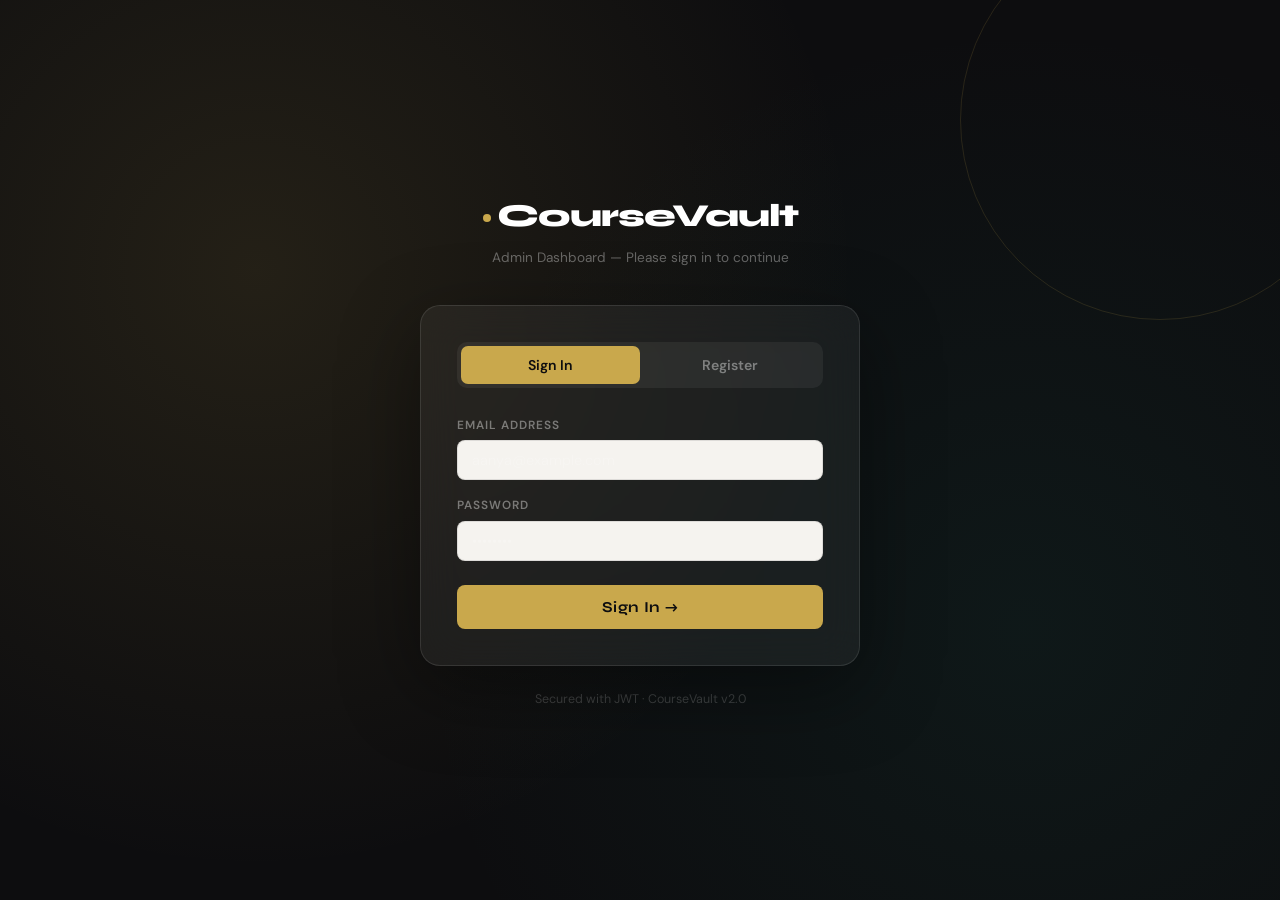
<file: static/index.html>
<!DOCTYPE html>
<html lang="en">
<head>
  <meta charset="UTF-8" />
  <meta name="viewport" content="width=device-width, initial-scale=1.0" />
  <title>CourseVault — Login</title>
  <link href="https://fonts.googleapis.com/css2?family=Syne:wght@400;600;700;800&family=DM+Sans:ital,wght@0,300;0,400;0,500;1,300&display=swap" rel="stylesheet" />
<link rel="stylesheet" href="/static/style.css" />
</head>
<body>

<!-- ==================== AUTH PAGE ==================== -->
<div id="auth-page">
  <div class="auth-box">
    <div class="auth-brand">
      <h1><span class="gold-dot"></span>CourseVault</h1>
      <p>Admin Dashboard — Please sign in to continue</p>
    </div>

    <div class="auth-card">
      <!-- Tabs -->
      <div class="auth-tabs">
        <button class="auth-tab active" onclick="switchAuthTab('login', this)">Sign In</button>
        <button class="auth-tab" onclick="switchAuthTab('register', this)">Register</button>
      </div>

      <!-- LOGIN PANEL -->
      <div class="auth-panel active" id="auth-login">
        <div class="auth-form-group">
          <label>Email Address</label>
          <input class="auth-input" type="email" id="login-email" placeholder="aanya@example.com" />
        </div>
        <div class="auth-form-group">
          <label>Password</label>
          <input class="auth-input" type="password" id="login-password" placeholder="••••••••"
            onkeydown="if(event.key==='Enter') doLogin()" />
        </div>
        <button class="auth-btn" id="login-btn" onclick="doLogin()">Sign In →</button>
        <div class="auth-error" id="login-error"></div>
        <div class="auth-success" id="login-success"></div>
      </div>

      <!-- REGISTER PANEL -->
      <div class="auth-panel" id="auth-register">
        <div class="auth-form-group">
          <label>Username</label>
          <input class="auth-input" type="text" id="reg-username" placeholder="e.g. aanya_sharma" />
        </div>
        <div class="auth-form-group">
          <label>Email Address</label>
          <input class="auth-input" type="email" id="reg-email" placeholder="aanya@example.com" />
        </div>
        <div class="auth-form-group">
          <label>Password <span style="color:rgba(255,255,255,0.3);font-size:0.7rem;">(min 6 chars)</span></label>
          <input class="auth-input" type="password" id="reg-password" placeholder="••••••••" />
        </div>
        <div class="auth-form-group">
          <label>Role</label>
          <select class="auth-select" id="reg-role">
            <option value="user">User — View only</option>
            <option value="admin">Admin — Full Access</option>
          </select>
        </div>
        <button class="auth-btn" id="register-btn" onclick="doRegister()">Create Account →</button>
        <div class="auth-error" id="register-error"></div>
        <div class="auth-success" id="register-success"></div>
      </div>
    </div>

    <div class="auth-footer">Secured with JWT · CourseVault v2.0</div>
  </div>
</div>

<!-- ==================== DASHBOARD PAGE ==================== -->
<div id="dashboard-page">

  <!-- SIDEBAR -->
  <aside class="sidebar">
    <div class="sidebar-brand">
      <h1>CourseVault</h1>
      <span>API Dashboard</span>
    </div>
    <nav class="sidebar-nav">
      <div class="nav-label">Overview</div>
      <button class="nav-item active" onclick="switchTab('dashboard', this)">
        <span class="icon">📊</span> Dashboard
      </button>
      <button class="nav-item" onclick="switchTab('courses', this)">
        <span class="icon">📚</span> All Courses
      </button>

      <div class="nav-label" style="margin-top:12px;">API Operations</div>
      <button class="nav-item" onclick="switchTab('get-one', this)">
        <span class="icon">🔍</span> Get by ID
      </button>
      <button class="nav-item admin-only" onclick="switchTab('create', this)">
        <span class="icon">➕</span> Create Course
      </button>
      <button class="nav-item admin-only" onclick="switchTab('update', this)">
        <span class="icon">✏️</span> Update Course
      </button>
      <button class="nav-item admin-only" onclick="switchTab('delete', this)">
        <span class="icon">🗑️</span> Delete Course
      </button>

      <div class="nav-label" style="margin-top:12px;">Utilities</div>
      <button class="nav-item" onclick="switchTab('search', this)">
        <span class="icon">🔍</span> Search
      </button>
      <button class="nav-item" onclick="switchTab('sort', this)">
        <span class="icon">📊</span> Sort Courses
      </button>
      <button class="nav-item" onclick="switchTab('filter', this)">
        <span class="icon">🎛️</span> Filter Courses
      </button>
      <button class="nav-item" onclick="switchTab('pagination', this)">
        <span class="icon">📄</span> Pagination
      </button>

      <div class="nav-label" style="margin-top:12px;">Analytics</div>
      <button class="nav-item" onclick="switchTab('analytics', this)">
        <span class="icon">📈</span> Analytics
      </button>

      <div class="nav-label" style="margin-top:12px;">Reviews</div>
      <button class="nav-item" onclick="switchTab('reviews', this)">
        <span class="icon">⭐</span> Reviews & Ratings
      </button>
      <button class="nav-item" onclick="switchTab('top-rated', this)">
        <span class="icon">🏅</span> Top Rated
      </button>
      <button class="nav-item" onclick="switchTab('my-reviews', this)">
        <span class="icon">📝</span> My Reviews
      </button>

      <div class="nav-label" style="margin-top:12px;">Enrollments</div>
      <button class="nav-item" onclick="switchTab('enroll', this)">
        <span class="icon">🎓</span> Enroll in Course
      </button>
      <button class="nav-item" onclick="switchTab('my-enrollments', this)">
        <span class="icon">📚</span> My Enrollments
      </button>
      <button class="nav-item admin-only" onclick="switchTab('all-enrollments', this)">
        <span class="icon">👥</span> All Enrollments
      </button>
      <button class="nav-item" onclick="switchTab('top-courses', this)">
        <span class="icon">🔥</span> Top Enrolled
      </button>

      <div class="nav-label" style="margin-top:12px;">Account</div>
      <button class="nav-item" onclick="switchTab('my-account', this)">
        <span class="icon">👤</span> My Account
      </button>
    </nav>

    <div class="sidebar-footer">
      <div class="user-info-bar">
        <div class="user-avatar" id="sidebar-avatar">?</div>
        <div>
          <div class="user-name" id="sidebar-username">—</div>
          <span class="role-badge" id="sidebar-role-badge">—</span>
        </div>
      </div>
      <button class="logout-btn" onclick="doLogout()">🚪 Sign Out</button>
      <div class="api-badge" style="margin-top:10px;">
        <div class="api-dot"></div>
        <span class="api-url" id="sidebar-url">localhost:8000</span>
      </div>
    </div>
  </aside>

  <!-- MAIN -->
  <main class="main">
    <div class="topbar">
      <div class="topbar-title" id="topbar-title">Dashboard</div>
      <div class="topbar-actions">
        <div class="base-url-input">
          <span class="base-url-label">BASE URL</span>
          <input class="base-url-field" id="base-url" value="http://127.0.0.1:8000" oninput="updateBaseUrl()" />
        </div>
        <button class="btn btn-outline btn-sm" onclick="pingApi()">Ping API</button>
      </div>
    </div>

    <div class="content">

      <!-- ========== DASHBOARD ========== -->
      <div class="section active" id="section-dashboard">
        <div class="stats-row">
          <div class="stat-card gold">
            <div class="accent"></div>
            <div class="stat-label">Total Courses</div>
            <div class="stat-value" id="stat-total">—</div>
            <div class="stat-sub">Across all categories</div>
          </div>
          <div class="stat-card teal">
            <div class="accent"></div>
            <div class="stat-label">Published</div>
            <div class="stat-value" id="stat-published">—</div>
            <div class="stat-sub">Live &amp; accessible</div>
          </div>
          <div class="stat-card ink">
            <div class="accent"></div>
            <div class="stat-label">Drafts</div>
            <div class="stat-value" id="stat-draft">—</div>
            <div class="stat-sub">Not yet published</div>
          </div>
          <div class="stat-card crimson">
            <div class="accent"></div>
            <div class="stat-label">Categories</div>
            <div class="stat-value" id="stat-cats">—</div>
            <div class="stat-sub">Unique subjects</div>
          </div>
        </div>
        <div class="card">
          <div class="card-header">
            <div class="card-title">📋 Recent Courses</div>
            <button class="btn btn-outline btn-sm" onclick="loadDashboard()">↻ Refresh</button>
          </div>
          <div class="card-body" style="padding:0;">
            <div class="table-wrap">
              <table>
                <thead>
                  <tr><th>ID</th><th>Title</th><th>Instructor</th><th>Category</th><th>Price</th><th>Status</th></tr>
                </thead>
                <tbody id="dashboard-table">
                  <tr><td colspan="6"><div class="empty-state"><div class="icon">⚡</div><p>Loading...</p></div></td></tr>
                </tbody>
              </table>
            </div>
          </div>
        </div>
      </div>

      <!-- ========== ALL COURSES ========== -->
      <div class="section" id="section-courses">
        <div class="card">
          <div class="card-header">
            <div class="card-title">📚 All Courses <span class="badge get">GET /courses</span></div>
            <button class="btn btn-gold btn-sm" onclick="getAllCourses()">↻ Load All</button>
          </div>
          <div class="card-body" style="padding:0;">
            <div class="table-wrap">
              <table>
                <thead>
                  <tr><th>ID</th><th>Title</th><th>Instructor</th><th>Category</th><th>Price</th><th>Duration</th><th>Status</th><th>Discount</th><th>Actions</th></tr>
                </thead>
                <tbody id="all-courses-table">
                  <tr><td colspan="9"><div class="empty-state"><div class="icon">📚</div><p>Click "Load All"</p></div></td></tr>
                </tbody>
              </table>
            </div>
          </div>
        </div>
        <div class="response-box" id="all-courses-response" style="display:none;">
          <div class="response-header">
            <span class="response-label">Raw Response</span>
            <span class="status-pill status-pending" id="all-courses-status">—</span>
          </div>
          <pre id="all-courses-raw"></pre>
        </div>
      </div>

      <!-- ========== GET ONE ========== -->
      <div class="section" id="section-get-one">
        <div class="card">
          <div class="card-header">
            <div class="card-title">🔍 Get Course by ID <span class="badge get">GET /course/{id}</span></div>
          </div>
          <div class="card-body">
            <div class="form-grid">
              <div class="form-group">
                <label>Course ID</label>
                <input type="number" id="get-id" placeholder="e.g. 1" min="1" />
              </div>
            </div>
            <div style="margin-top:18px;">
              <button class="btn btn-gold" onclick="getCourseById()">🔍 Fetch Course</button>
            </div>
            <div class="response-box" id="get-one-response">
              <div class="response-header">
                <span class="response-label">Response</span>
                <span class="status-pill status-pending" id="get-one-status">Waiting</span>
              </div>
              <pre id="get-one-raw">// Response will appear here</pre>
            </div>
          </div>
        </div>
      </div>

      <!-- ========== CREATE (Admin only) ========== -->
      <div class="section" id="section-create">
        <div class="admin-required-banner" id="create-admin-banner" style="display:none;">
          🔒 Yeh feature sirf <strong>Admin</strong> ke liye hai. Aapke paas permission nahi hai.
        </div>
        <div class="card" id="create-form-card">
          <div class="card-header">
            <div class="card-title">➕ Create Course <span class="badge post">POST /create</span></div>
          </div>
          <div class="card-body">
            <div class="form-grid">
              <div class="form-group full">
                <label>Course Title *</label>
                <input type="text" id="c-title" placeholder="e.g. Advanced Python Mastery" />
              </div>
              <div class="form-group">
                <label>Instructor *</label>
                <input type="text" id="c-instructor" placeholder="e.g. Dr. Ayesha Khan" />
              </div>
              <div class="form-group">
                <label>Category *</label>
                <input type="text" id="c-category" placeholder="e.g. programming" />
              </div>
              <div class="form-group">
                <label>Price (₹) *</label>
                <input type="number" id="c-price" placeholder="e.g. 999" min="0" step="0.01" />
              </div>
              <div class="form-group">
                <label>Duration (hours) *</label>
                <input type="number" id="c-duration" placeholder="e.g. 20" min="1" />
              </div>
              <div class="form-group">
                <label>Discount %</label>
                <input type="number" id="c-discount" placeholder="optional" min="0" max="100" step="0.1" />
              </div>
              <div class="form-group">
                <label>&nbsp;</label>
                <div class="checkbox-row">
                  <input type="checkbox" id="c-published" />
                  <label for="c-published" style="font-size:0.88rem;text-transform:none;letter-spacing:0;color:var(--text);font-weight:500;cursor:pointer;">Publish immediately</label>
                </div>
              </div>
            </div>
            <div style="margin-top:22px; display:flex; gap:10px;">
              <button class="btn btn-gold" onclick="createCourse()">➕ Create Course</button>
              <button class="btn btn-outline" onclick="clearCreateForm()">Clear</button>
            </div>
            <div class="response-box" id="create-response">
              <div class="response-header">
                <span class="response-label">Response</span>
                <span class="status-pill status-pending" id="create-status">Waiting</span>
              </div>
              <pre id="create-raw">// Response will appear here</pre>
            </div>
          </div>
        </div>
      </div>

      <!-- ========== UPDATE (Admin only) ========== -->
      <div class="section" id="section-update">
        <div class="admin-required-banner" id="update-admin-banner" style="display:none;">
          🔒 Yeh feature sirf <strong>Admin</strong> ke liye hai.
        </div>
        <div class="card" id="update-form-card">
          <div class="card-header">
            <div class="card-title">✏️ Update Course <span class="badge put">PUT /update/{id}</span></div>
          </div>
          <div class="card-body">
            <div class="form-grid">
              <div class="form-group">
                <label>Course ID *</label>
                <input type="number" id="u-id" placeholder="e.g. 3" min="1" />
              </div>
              <div class="form-group" style="align-self:flex-end;">
                <button class="btn btn-outline" onclick="prefillUpdate()">📥 Load Current Data</button>
              </div>
              <div class="form-group full">
                <label>Course Title *</label>
                <input type="text" id="u-title" placeholder="Updated title" />
              </div>
              <div class="form-group">
                <label>Instructor *</label>
                <input type="text" id="u-instructor" placeholder="Instructor name" />
              </div>
              <div class="form-group">
                <label>Category *</label>
                <input type="text" id="u-category" placeholder="Category" />
              </div>
              <div class="form-group">
                <label>Price (₹) *</label>
                <input type="number" id="u-price" placeholder="Price" min="0" step="0.01" />
              </div>
              <div class="form-group">
                <label>Duration (hours) *</label>
                <input type="number" id="u-duration" placeholder="Duration" min="1" />
              </div>
              <div class="form-group">
                <label>Discount %</label>
                <input type="number" id="u-discount" placeholder="optional" min="0" max="100" step="0.1" />
              </div>
              <div class="form-group">
                <label>&nbsp;</label>
                <div class="checkbox-row">
                  <input type="checkbox" id="u-published" />
                  <label for="u-published" style="font-size:0.88rem;text-transform:none;letter-spacing:0;color:var(--text);font-weight:500;cursor:pointer;">Published</label>
                </div>
              </div>
            </div>
            <div style="margin-top:22px; display:flex; gap:10px;">
              <button class="btn btn-primary" onclick="updateCourse()">✏️ Update Course</button>
              <button class="btn btn-outline" onclick="clearUpdateForm()">Clear</button>
            </div>
            <div class="response-box" id="update-response">
              <div class="response-header">
                <span class="response-label">Response</span>
                <span class="status-pill status-pending" id="update-status">Waiting</span>
              </div>
              <pre id="update-raw">// Response will appear here</pre>
            </div>
          </div>
        </div>
      </div>

      <!-- ========== DELETE (Admin only) ========== -->
      <div class="section" id="section-delete">
        <div class="admin-required-banner" id="delete-admin-banner" style="display:none;">
          🔒 Yeh feature sirf <strong>Admin</strong> ke liye hai.
        </div>
        <div class="card">
          <div class="card-header">
            <div class="card-title">🗑️ Delete Course <span class="badge delete">DELETE /delete/{id}</span></div>
          </div>
          <div class="card-body">
            <div class="form-grid">
              <div class="form-group">
                <label>Course ID *</label>
                <input type="number" id="d-id" placeholder="e.g. 5" min="1" />
              </div>
            </div>
            <div style="margin-top:18px;">
              <button class="btn btn-danger" onclick="confirmDelete()">🗑️ Delete Course</button>
            </div>
            <div class="response-box" id="delete-response">
              <div class="response-header">
                <span class="response-label">Response</span>
                <span class="status-pill status-pending" id="delete-status">Waiting</span>
              </div>
              <pre id="delete-raw">// Response will appear here</pre>
            </div>
          </div>
        </div>
      </div>

      <!-- ========== SEARCH ========== -->
      <div class="section" id="section-search">
        <div class="card">
          <div class="card-header">
            <div class="card-title">🔍 Search Courses <span class="badge get">GET /search?q=</span></div>
          </div>
          <div class="card-body">

            <!-- Search Input -->
            <div class="search-bar-wrap">
              <div class="search-input-wrap">
                <span class="search-icon">🔍</span>
                <input
                  type="text"
                  id="search-q"
                  class="search-input"
                  placeholder="Search by title, instructor, or category... e.g. python, Priya, devops"
                  onkeydown="if(event.key==='Enter') doSearch()"
                />
                <button class="btn btn-gold" onclick="doSearch()">Search</button>
                <button class="btn btn-outline" onclick="clearSearch()">Clear</button>
              </div>
              <div class="search-hint">Searches across: <strong>Title</strong> · <strong>Instructor</strong> · <strong>Category</strong></div>
            </div>

            <!-- Results count -->
            <div id="search-result-info" style="display:none; margin-bottom:14px;">
              <span class="search-result-count" id="search-count-text"></span>
            </div>

            <!-- Results Table -->
            <div class="table-wrap">
              <table>
                <thead>
                  <tr><th>ID</th><th>Title</th><th>Instructor</th><th>Category</th><th>Price</th><th>Duration</th><th>Status</th><th>Discount</th></tr>
                </thead>
                <tbody id="search-table">
                  <tr><td colspan="8"><div class="empty-state"><div class="icon">🔍</div><p>Type something and press Search</p></div></td></tr>
                </tbody>
              </table>
            </div>

            <!-- Raw Response -->
            <div class="response-box" id="search-response" style="display:none;">
              <div class="response-header">
                <span class="response-label">Raw Response</span>
                <span class="status-pill status-pending" id="search-status">—</span>
              </div>
              <pre id="search-raw"></pre>
            </div>

          </div>
        </div>
      </div>

      <!-- ========== SORT ========== -->
      <div class="section" id="section-sort">
        <div class="card">
          <div class="card-header">
            <div class="card-title">📊 Sort Courses <span class="badge get">GET /sort?sort_by=price&amp;order=asc</span></div>
          </div>
          <div class="card-body">

            <!-- Sort Controls -->
            <div class="sort-controls">

              <!-- Sort By buttons -->
              <div class="sort-group">
                <div class="sort-group-label">Sort By</div>
                <div class="sort-btn-row">
                  <button class="sort-chip active" data-field="price"          onclick="setSortField(this)">💰 Price</button>
                  <button class="sort-chip"         data-field="title"         onclick="setSortField(this)">🔤 Title</button>
                  <button class="sort-chip"         data-field="duration_hours" onclick="setSortField(this)">⏱ Duration</button>
                  <button class="sort-chip"         data-field="instructor"    onclick="setSortField(this)">👨‍🏫 Instructor</button>
                  <button class="sort-chip"         data-field="category"      onclick="setSortField(this)">🗂 Category</button>
                  <button class="sort-chip"         data-field="discount_percent" onclick="setSortField(this)">🏷 Discount</button>
                  <button class="sort-chip"         data-field="id"            onclick="setSortField(this)"># ID</button>
                </div>
              </div>

              <!-- Order toggle -->
              <div class="sort-group">
                <div class="sort-group-label">Order</div>
                <div class="sort-btn-row">
                  <button class="sort-chip active" id="sort-asc"  onclick="setSortOrder('asc',  this)">⬆ Ascending</button>
                  <button class="sort-chip"        id="sort-desc" onclick="setSortOrder('desc', this)">⬇ Descending</button>
                </div>
              </div>

              <!-- Filter by published -->
              <div class="sort-group">
                <div class="sort-group-label">Published Filter</div>
                <div class="sort-btn-row">
                  <button class="sort-chip active" id="pub-all"   onclick="setSortPub(null,  this)">📋 All</button>
                  <button class="sort-chip"        id="pub-yes"   onclick="setSortPub(true,  this)">✅ Published</button>
                  <button class="sort-chip"        id="pub-no"    onclick="setSortPub(false, this)">📝 Drafts</button>
                </div>
              </div>

              <!-- Apply button -->
              <div style="margin-top:8px; display:flex; align-items:center; gap:16px; flex-wrap:wrap;">
                <button class="btn btn-gold" onclick="applySorting()">📊 Apply Sort</button>
                <button class="btn btn-outline" onclick="resetSort()">↺ Reset</button>
                <span class="sort-current-info" id="sort-info-text">Sorting by <strong>price</strong> · <strong>ascending</strong></span>
              </div>
            </div>

            <!-- Result count -->
            <div id="sort-result-info" style="display:none; margin:12px 0;">
              <span class="search-result-count has-result" id="sort-count-text"></span>
            </div>

            <!-- Results table -->
            <div class="table-wrap">
              <table>
                <thead>
                  <tr>
                    <th onclick="setSortFieldByCol('id')"            class="sortable-th"># <span class="sort-arrow" id="arr-id"></span></th>
                    <th onclick="setSortFieldByCol('title')"         class="sortable-th">Title <span class="sort-arrow" id="arr-title"></span></th>
                    <th onclick="setSortFieldByCol('instructor')"    class="sortable-th">Instructor <span class="sort-arrow" id="arr-instructor"></span></th>
                    <th onclick="setSortFieldByCol('category')"      class="sortable-th">Category <span class="sort-arrow" id="arr-category"></span></th>
                    <th onclick="setSortFieldByCol('price')"         class="sortable-th">Price <span class="sort-arrow" id="arr-price">↑</span></th>
                    <th onclick="setSortFieldByCol('duration_hours')" class="sortable-th">Duration <span class="sort-arrow" id="arr-duration_hours"></span></th>
                    <th onclick="setSortFieldByCol('discount_percent')" class="sortable-th">Discount <span class="sort-arrow" id="arr-discount_percent"></span></th>
                    <th>Status</th>
                  </tr>
                </thead>
                <tbody id="sort-table">
                  <tr><td colspan="8"><div class="empty-state"><div class="icon">📊</div><p>Sort options chuniye aur Apply dabao</p></div></td></tr>
                </tbody>
              </table>
            </div>

            <!-- Raw response -->
            <div class="response-box" id="sort-response" style="display:none;">
              <div class="response-header">
                <span class="response-label">Raw Response</span>
                <span class="status-pill status-pending" id="sort-status">—</span>
              </div>
              <pre id="sort-raw"></pre>
            </div>

          </div>
        </div>
      </div>

      <!-- ========== FILTER ========== -->
      <div class="section" id="section-filter">
        <div class="card">
          <div class="card-header">
            <div class="card-title">🎛️ Filter Courses <span class="badge get">GET /filter</span></div>
          </div>
          <div class="card-body">
            <div class="filter-row">
              <div class="filter-group">
                <label>Category</label>
                <input type="text" id="f-category" placeholder="e.g. programming" />
              </div>
              <div class="filter-group">
                <label>Instructor</label>
                <input type="text" id="f-instructor" placeholder="e.g. Priya" />
              </div>
              <div class="filter-group">
                <label>Min Price (₹)</label>
                <input type="number" id="f-min-price" placeholder="e.g. 500" />
              </div>
              <div class="filter-group">
                <label>Max Price (₹)</label>
                <input type="number" id="f-max-price" placeholder="e.g. 1000" />
              </div>
              <div class="filter-group">
                <label>Published</label>
                <select id="f-published">
                  <option value="">All</option>
                  <option value="true">Published</option>
                  <option value="false">Draft</option>
                </select>
              </div>
              <div class="filter-group" style="justify-content:flex-end;">
                <button class="btn btn-gold btn-sm" onclick="filterCourses()">Apply Filters</button>
                <button class="btn btn-outline btn-sm" onclick="clearFilters()" style="margin-top:4px;">Clear</button>
              </div>
            </div>
            <div class="table-wrap">
              <table>
                <thead>
                  <tr><th>ID</th><th>Title</th><th>Instructor</th><th>Category</th><th>Price</th><th>Status</th></tr>
                </thead>
                <tbody id="filter-table">
                  <tr><td colspan="6"><div class="empty-state"><div class="icon">🎛️</div><p>Apply filters above</p></div></td></tr>
                </tbody>
              </table>
            </div>
            <div class="response-box" id="filter-response" style="display:none;">
              <div class="response-header">
                <span class="response-label">Raw Response</span>
                <span class="status-pill status-pending" id="filter-status">—</span>
              </div>
              <pre id="filter-raw"></pre>
            </div>
          </div>
        </div>
      </div>

      <!-- ========== PAGINATION ========== -->
      <div class="section" id="section-pagination">
        <div class="card">
          <div class="card-header">
            <div class="card-title">📄 Pagination <span class="badge get">GET /items</span></div>
          </div>
          <div class="card-body">
            <div class="filter-row" style="margin-bottom:20px;">
              <div class="filter-group">
                <label>Page</label>
                <input type="number" id="p-page" value="1" min="1" style="width:80px;" />
              </div>
              <div class="filter-group">
                <label>Per Page</label>
                <input type="number" id="p-limit" value="5" min="1" max="100" style="width:80px;" />
              </div>
              <div class="filter-group" style="justify-content:flex-end;">
                <button class="btn btn-gold btn-sm" onclick="paginateCourses()">Load Page</button>
              </div>
            </div>
            <div id="page-info-bar" style="display:none; margin-bottom:12px; align-items:center; justify-content:space-between; flex-wrap:wrap; gap:10px;">
              <span class="page-info" id="page-info-text"></span>
              <div class="pagination-controls" id="pagination-controls"></div>
            </div>
            <div class="table-wrap">
              <table>
                <thead>
                  <tr><th>ID</th><th>Title</th><th>Instructor</th><th>Category</th><th>Price</th><th>Status</th></tr>
                </thead>
                <tbody id="pagination-table">
                  <tr><td colspan="6"><div class="empty-state"><div class="icon">📄</div><p>Click "Load Page" to start</p></div></td></tr>
                </tbody>
              </table>
            </div>
            <div class="response-box" id="pagination-response" style="display:none;">
              <div class="response-header">
                <span class="response-label">Raw Response</span>
                <span class="status-pill status-pending" id="pagination-status">—</span>
              </div>
              <pre id="pagination-raw"></pre>
            </div>
          </div>
        </div>
      </div>

      <!-- ========== ANALYTICS ========== -->
      <div class="section" id="section-analytics">

        <!-- Summary Cards Row -->
        <div class="stats-row" id="analytics-summary-row">
          <div class="stat-card gold">
            <div class="accent"></div>
            <div class="stat-label">Total Revenue</div>
            <div class="stat-value" id="an-gross">—</div>
            <div class="stat-sub">Gross (all courses)</div>
          </div>
          <div class="stat-card teal">
            <div class="accent"></div>
            <div class="stat-label">Net Revenue</div>
            <div class="stat-value" id="an-net">—</div>
            <div class="stat-sub">After discounts</div>
          </div>
          <div class="stat-card ink">
            <div class="accent"></div>
            <div class="stat-label">Avg Price</div>
            <div class="stat-value" id="an-avg">—</div>
            <div class="stat-sub">Per course</div>
          </div>
          <div class="stat-card crimson">
            <div class="accent"></div>
            <div class="stat-label">Top Category</div>
            <div class="stat-value an-text" id="an-top-cat">—</div>
            <div class="stat-sub">Most courses</div>
          </div>
        </div>

        <div class="analytics-grid">

          <!-- Popular Categories -->
          <div class="card">
            <div class="card-header">
              <div class="card-title">🏆 Most Popular Categories <span class="badge get">GET /analytics/popular-category</span></div>
              <button class="btn btn-outline btn-sm" onclick="loadPopularCategory()">↻ Load</button>
            </div>
            <div class="card-body" style="padding:0;">
              <div class="table-wrap">
                <table>
                  <thead>
                    <tr><th>Rank</th><th>Category</th><th>Total Courses</th><th>Published</th><th>Share</th></tr>
                  </thead>
                  <tbody id="popular-cat-table">
                    <tr><td colspan="5"><div class="empty-state"><div class="icon">🏆</div><p>Click Load to fetch data</p></div></td></tr>
                  </tbody>
                </table>
              </div>
            </div>
          </div>

          <!-- Avg Price Per Category -->
          <div class="card">
            <div class="card-header">
              <div class="card-title">💰 Avg Price Per Category <span class="badge get">GET /analytics/avg-price</span></div>
              <button class="btn btn-outline btn-sm" onclick="loadAvgPrice()">↻ Load</button>
            </div>
            <div class="card-body" style="padding:0;">
              <div class="table-wrap">
                <table>
                  <thead>
                    <tr><th>Category</th><th>Avg Price</th><th>Min</th><th>Max</th><th>Courses</th></tr>
                  </thead>
                  <tbody id="avg-price-table">
                    <tr><td colspan="5"><div class="empty-state"><div class="icon">💰</div><p>Click Load to fetch data</p></div></td></tr>
                  </tbody>
                </table>
              </div>
            </div>
          </div>

          <!-- Revenue by Category -->
          <div class="card">
            <div class="card-header">
              <div class="card-title">📊 Revenue by Category <span class="badge get">GET /analytics/revenue</span></div>
              <button class="btn btn-outline btn-sm" onclick="loadRevenue()">↻ Load</button>
            </div>
            <div class="card-body" style="padding:0;">
              <div class="table-wrap">
                <table>
                  <thead>
                    <tr><th>Category</th><th>Courses</th><th>Gross Revenue</th><th>Net Revenue</th></tr>
                  </thead>
                  <tbody id="revenue-table">
                    <tr><td colspan="4"><div class="empty-state"><div class="icon">📊</div><p>Click Load to fetch data</p></div></td></tr>
                  </tbody>
                </table>
              </div>
            </div>
          </div>

          <!-- Top Instructors -->
          <div class="card">
            <div class="card-header">
              <div class="card-title">👨‍🏫 Top Instructors <span class="badge get">GET /analytics/top-instructors</span></div>
              <button class="btn btn-outline btn-sm" onclick="loadTopInstructors()">↻ Load</button>
            </div>
            <div class="card-body" style="padding:0;">
              <div class="table-wrap">
                <table>
                  <thead>
                    <tr><th>Rank</th><th>Instructor</th><th>Courses</th><th>Avg Price</th><th>Net Revenue</th><th>Avg Hours</th></tr>
                  </thead>
                  <tbody id="instructors-table">
                    <tr><td colspan="6"><div class="empty-state"><div class="icon">👨‍🏫</div><p>Click Load to fetch data</p></div></td></tr>
                  </tbody>
                </table>
              </div>
            </div>
          </div>

        </div><!-- /analytics-grid -->

        <!-- Load All Button -->
        <div style="text-align:center; margin-top:8px;">
          <button class="btn btn-gold" onclick="loadAllAnalytics()">📈 Load All Analytics</button>
        </div>

      </div>

      <!-- ========== REVIEWS & RATINGS ========== -->
      <div class="section" id="section-reviews">
        <div class="card">
          <div class="card-header">
            <div class="card-title">⭐ Reviews &amp; Ratings <span class="badge get">GET /reviews/course/{id}</span></div>
          </div>
          <div class="card-body">

            <!-- Course ID input -->
            <div class="filter-row" style="margin-bottom:20px;">
              <div class="filter-group">
                <label>Course ID</label>
                <input type="number" id="rv-course-id" placeholder="e.g. 1" min="1" style="width:120px;" />
              </div>
              <div class="filter-group" style="justify-content:flex-end;">
                <button class="btn btn-gold btn-sm" onclick="loadCourseReviews()">📋 Load Reviews</button>
              </div>
            </div>

            <!-- Course rating summary -->
            <div id="rv-summary" style="display:none;" class="rv-summary-box">
              <div class="rv-summary-left">
                <div class="rv-big-score" id="rv-avg-score">—</div>
                <div class="rv-stars-display" id="rv-avg-stars"></div>
                <div class="rv-total-text" id="rv-total-text"></div>
              </div>
              <div class="rv-bar-chart" id="rv-bar-chart"></div>
            </div>

            <!-- Reviews list -->
            <div id="rv-list"></div>

          </div>
        </div>

        <!-- Submit / Update Review Card -->
        <div class="card" id="rv-submit-card">
          <div class="card-header">
            <div class="card-title">✍️ Write a Review <span class="badge post">POST /reviews/course/{id}</span></div>
          </div>
          <div class="card-body">
            <div class="form-grid">
              <div class="form-group">
                <label>Course ID *</label>
                <input type="number" id="rv-submit-course-id" placeholder="e.g. 1" min="1" />
              </div>
              <div class="form-group">
                <label>Your Rating *</label>
                <div class="star-picker" id="star-picker">
                  <span class="star" data-val="1" onclick="setStarRating(1)">★</span>
                  <span class="star" data-val="2" onclick="setStarRating(2)">★</span>
                  <span class="star" data-val="3" onclick="setStarRating(3)">★</span>
                  <span class="star" data-val="4" onclick="setStarRating(4)">★</span>
                  <span class="star" data-val="5" onclick="setStarRating(5)">★</span>
                </div>
                <input type="hidden" id="rv-rating" value="0" />
              </div>
              <div class="form-group full">
                <label>Review (optional)</label>
                <textarea id="rv-text" rows="3" placeholder="Apna experience share karein..."></textarea>
              </div>
            </div>
            <div style="margin-top:18px; display:flex; gap:10px; flex-wrap:wrap;">
              <button class="btn btn-gold" onclick="submitReview()">⭐ Submit Review</button>
              <button class="btn btn-primary" onclick="updateReview()">✏️ Update Review</button>
              <button class="btn btn-danger" onclick="deleteMyReview()">🗑️ Delete My Review</button>
            </div>
            <div class="response-box" id="rv-submit-response" style="display:none; margin-top:16px;">
              <div class="response-header">
                <span class="response-label">Response</span>
                <span class="status-pill status-pending" id="rv-submit-status">—</span>
              </div>
              <pre id="rv-submit-raw"></pre>
            </div>
          </div>
        </div>
      </div>

      <!-- ========== TOP RATED ========== -->
      <div class="section" id="section-top-rated">
        <div class="card">
          <div class="card-header">
            <div class="card-title">🏅 Top Rated Courses <span class="badge get">GET /reviews/top-rated</span></div>
            <button class="btn btn-gold btn-sm" onclick="loadTopRated()">↻ Load</button>
          </div>
          <div class="card-body" style="padding:0;">
            <div class="table-wrap">
              <table>
                <thead>
                  <tr><th>Rank</th><th>Title</th><th>Instructor</th><th>Category</th><th>Price</th><th>Avg Rating</th><th>Reviews</th></tr>
                </thead>
                <tbody id="top-rated-table">
                  <tr><td colspan="7"><div class="empty-state"><div class="icon">🏅</div><p>Click Load to fetch top rated courses</p></div></td></tr>
                </tbody>
              </table>
            </div>
          </div>
        </div>
      </div>

      <!-- ========== MY REVIEWS ========== -->
      <div class="section" id="section-my-reviews">
        <div class="card">
          <div class="card-header">
            <div class="card-title">📝 My Reviews <span class="badge get">GET /reviews/my/all</span></div>
            <button class="btn btn-gold btn-sm" onclick="loadMyReviews()">↻ Load My Reviews</button>
          </div>
          <div class="card-body" style="padding:0;">
            <div class="table-wrap">
              <table>
                <thead>
                  <tr><th>Course</th><th>Rating</th><th>Review</th><th>Date</th></tr>
                </thead>
                <tbody id="my-reviews-table">
                  <tr><td colspan="4"><div class="empty-state"><div class="icon">📝</div><p>Click Load to see your reviews</p></div></td></tr>
                </tbody>
              </table>
            </div>
          </div>
        </div>
      </div>

      <!-- ========== ENROLL IN COURSE ========== -->
      <div class="section" id="section-enroll">
        <div class="card">
          <div class="card-header">
            <div class="card-title">🎓 Enroll in Course <span class="badge post">POST /enrollments/enroll/{id}</span></div>
          </div>
          <div class="card-body">
            <div class="form-grid">
              <div class="form-group">
                <label>Course ID *</label>
                <input type="number" id="en-course-id" placeholder="e.g. 1" min="1" />
              </div>
            </div>
            <div style="margin-top:18px; display:flex; gap:10px; flex-wrap:wrap;">
              <button class="btn btn-gold" onclick="enrollCourse()">🎓 Enroll Now</button>
              <button class="btn btn-danger" onclick="cancelEnrollment()">❌ Cancel Enrollment</button>
            </div>
            <!-- Status update -->
            <div style="margin-top:18px; padding-top:18px; border-top:1px solid var(--border);">
              <div class="form-grid">
                <div class="form-group">
                  <label>Course ID for Status Update</label>
                  <input type="number" id="en-status-course-id" placeholder="e.g. 1" min="1" />
                </div>
                <div class="form-group">
                  <label>New Status</label>
                  <select id="en-status-val">
                    <option value="active">Active</option>
                    <option value="completed">Completed ✅</option>
                    <option value="cancelled">Cancelled ❌</option>
                  </select>
                </div>
              </div>
              <button class="btn btn-primary" style="margin-top:10px;" onclick="updateEnrollStatus()">✏️ Update Status</button>
            </div>
            <div class="response-box" id="en-response" style="display:none; margin-top:16px;">
              <div class="response-header">
                <span class="response-label">Response</span>
                <span class="status-pill status-pending" id="en-status-pill">—</span>
              </div>
              <pre id="en-raw"></pre>
            </div>
          </div>
        </div>
      </div>

      <!-- ========== MY ENROLLMENTS ========== -->
      <div class="section" id="section-my-enrollments">
        <div class="card">
          <div class="card-header">
            <div class="card-title">📚 My Enrollments <span class="badge get">GET /enrollments/my</span></div>
            <button class="btn btn-gold btn-sm" onclick="loadMyEnrollments()">↻ Load</button>
          </div>
          <div class="card-body">
            <!-- Stats row -->
            <div id="my-en-stats" style="display:none;" class="en-stats-row">
              <div class="en-stat-box active-box">
                <div class="en-stat-num" id="my-en-active">0</div>
                <div class="en-stat-label">Active</div>
              </div>
              <div class="en-stat-box completed-box">
                <div class="en-stat-num" id="my-en-completed">0</div>
                <div class="en-stat-label">Completed</div>
              </div>
              <div class="en-stat-box cancelled-box">
                <div class="en-stat-num" id="my-en-cancelled">0</div>
                <div class="en-stat-label">Cancelled</div>
              </div>
              <div class="en-stat-box total-box">
                <div class="en-stat-num" id="my-en-total">0</div>
                <div class="en-stat-label">Total</div>
              </div>
            </div>
            <div class="table-wrap" style="margin-top:16px;">
              <table>
                <thead>
                  <tr><th>Course</th><th>Instructor</th><th>Category</th><th>Price</th><th>Status</th><th>Enrolled On</th></tr>
                </thead>
                <tbody id="my-en-table">
                  <tr><td colspan="6"><div class="empty-state"><div class="icon">📚</div><p>Click Load to see your enrollments</p></div></td></tr>
                </tbody>
              </table>
            </div>
          </div>
        </div>
      </div>

      <!-- ========== ALL ENROLLMENTS (Admin) ========== -->
      <div class="section" id="section-all-enrollments">
        <div class="card">
          <div class="card-header">
            <div class="card-title">👥 All Enrollments <span class="badge get">GET /enrollments/all</span> <span class="badge" style="background:var(--crimson-pale);color:var(--crimson);">Admin</span></div>
            <button class="btn btn-gold btn-sm" onclick="loadAllEnrollments()">↻ Load</button>
          </div>
          <div class="card-body">
            <div id="all-en-stats" style="display:none;" class="en-stats-row">
              <div class="en-stat-box active-box">
                <div class="en-stat-num" id="all-en-active">0</div>
                <div class="en-stat-label">Active</div>
              </div>
              <div class="en-stat-box completed-box">
                <div class="en-stat-num" id="all-en-completed">0</div>
                <div class="en-stat-label">Completed</div>
              </div>
              <div class="en-stat-box cancelled-box">
                <div class="en-stat-num" id="all-en-cancelled">0</div>
                <div class="en-stat-label">Cancelled</div>
              </div>
              <div class="en-stat-box total-box">
                <div class="en-stat-num" id="all-en-total">0</div>
                <div class="en-stat-label">Total</div>
              </div>
            </div>
            <div class="table-wrap" style="margin-top:16px;">
              <table>
                <thead>
                  <tr><th>User</th><th>Course</th><th>Category</th><th>Instructor</th><th>Status</th><th>Enrolled On</th></tr>
                </thead>
                <tbody id="all-en-table">
                  <tr><td colspan="6"><div class="empty-state"><div class="icon">👥</div><p>Click Load — Admin only</p></div></td></tr>
                </tbody>
              </table>
            </div>
          </div>
        </div>
      </div>

      <!-- ========== TOP ENROLLED COURSES ========== -->
      <div class="section" id="section-top-courses">
        <div class="card">
          <div class="card-header">
            <div class="card-title">🔥 Top Enrolled Courses <span class="badge get">GET /enrollments/top-courses</span></div>
            <button class="btn btn-gold btn-sm" onclick="loadTopEnrolled()">↻ Load</button>
          </div>
          <div class="card-body" style="padding:0;">
            <div class="table-wrap">
              <table>
                <thead>
                  <tr><th>Rank</th><th>Title</th><th>Instructor</th><th>Category</th><th>Price</th><th>Enrollments</th><th>Completed</th></tr>
                </thead>
                <tbody id="top-courses-table">
                  <tr><td colspan="7"><div class="empty-state"><div class="icon">🔥</div><p>Click Load</p></div></td></tr>
                </tbody>
              </table>
            </div>
          </div>
        </div>
      </div>

      <!-- ========== MY ACCOUNT ========== -->
      <div class="section" id="section-my-account">
        <div class="card">
          <div class="card-header">
            <div class="card-title">👤 My Account <span class="badge get">GET /auth/me</span></div>
          </div>
          <div class="card-body">
            <div id="account-info" style="display:none;">
              <div style="display:grid; grid-template-columns:1fr 1fr; gap:20px; margin-bottom:24px;">
                <div style="background:var(--surface); border-radius:10px; padding:20px;">
                  <div style="font-size:0.72rem; font-weight:700; letter-spacing:1px; text-transform:uppercase; color:var(--text-muted); margin-bottom:8px;">Username</div>
                  <div style="font-family:'Syne',sans-serif; font-weight:700; font-size:1.1rem;" id="acc-username">—</div>
                </div>
                <div style="background:var(--surface); border-radius:10px; padding:20px;">
                  <div style="font-size:0.72rem; font-weight:700; letter-spacing:1px; text-transform:uppercase; color:var(--text-muted); margin-bottom:8px;">Email</div>
                  <div style="font-family:'Syne',sans-serif; font-weight:700; font-size:1.1rem;" id="acc-email">—</div>
                </div>
                <div style="background:var(--surface); border-radius:10px; padding:20px;">
                  <div style="font-size:0.72rem; font-weight:700; letter-spacing:1px; text-transform:uppercase; color:var(--text-muted); margin-bottom:8px;">Role</div>
                  <div id="acc-role">—</div>
                </div>
                <div style="background:var(--surface); border-radius:10px; padding:20px;">
                  <div style="font-size:0.72rem; font-weight:700; letter-spacing:1px; text-transform:uppercase; color:var(--text-muted); margin-bottom:8px;">User ID</div>
                  <div style="font-family:'Syne',sans-serif; font-weight:700; font-size:1.1rem;" id="acc-id">—</div>
                </div>
              </div>
              <div>
                <div style="font-size:0.72rem; font-weight:700; letter-spacing:1px; text-transform:uppercase; color:var(--text-muted); margin-bottom:8px;">JWT Token</div>
                <div class="token-box" id="acc-token">—</div>
              </div>
            </div>
          </div>
        </div>
      </div>

    </div><!-- /content -->
  </main>
</div><!-- /dashboard-page -->

<!-- DELETE MODAL -->
<div class="modal-overlay" id="delete-modal">
  <div class="modal-box">
    <div class="modal-icon">⚠️</div>
    <div class="modal-title">Confirm Delete</div>
    <div class="modal-desc">Course <strong id="modal-id"></strong> permanently delete ho jayega. Yeh action undo nahi ho sakti.</div>
    <div class="modal-actions">
      <button class="btn btn-outline" onclick="closeModal()">Cancel</button>
      <button class="btn btn-danger" onclick="doDelete()">Yes, Delete</button>
    </div>
  </div>
</div>

<!-- TOAST -->
<div id="toast-container"></div>

<!-- ==================== JAVASCRIPT ==================== -->
<script src="/static/script.js"></script>
</body>
</html>
</file>
<file: static/style.css>
/* =========================================
   GLOBAL VARIABLES & RESET
   ========================================= */
:root {
  --ink: #0d0d0f;
  --ink-2: #1a1a1f;
  --ink-3: #2a2a32;
  --surface: #f5f3ef;
  --surface-2: #eceae4;
  --surface-3: #e2dfd7;
  --gold: #c9a84c;
  --gold-light: #e4c97a;
  --gold-pale: #f7f0dc;
  --teal: #1e7b6e;
  --teal-light: #2aa090;
  --teal-pale: #d8f0ec;
  --crimson: #c0392b;
  --crimson-pale: #fae8e6;
  --text: #0d0d0f;
  --text-muted: #5a5a6a;
  --border: rgba(13,13,15,0.1);
  --shadow-sm: 0 1px 4px rgba(13,13,15,0.08);
  --shadow-md: 0 4px 20px rgba(13,13,15,0.10);
  --shadow-lg: 0 12px 48px rgba(13,13,15,0.14);
  --radius: 14px;
  --radius-sm: 8px;
  --transition: 0.22s cubic-bezier(.4,0,.2,1);
}
*, *::before, *::after { box-sizing: border-box; margin: 0; padding: 0; }
html { scroll-behavior: smooth; }
body {
  font-family: 'DM Sans', sans-serif;
  background: var(--surface);
  color: var(--text);
  min-height: 100vh;
  font-size: 15px;
  line-height: 1.6;
}

/* =========================================
   AUTH PAGE — Login / Register
   ========================================= */
#auth-page {
  min-height: 100vh;
  display: flex;
  align-items: center;
  justify-content: center;
  background: var(--ink);
  position: relative;
  overflow: hidden;
}

/* Decorative background pattern */
#auth-page::before {
  content: '';
  position: absolute;
  inset: 0;
  background-image:
    radial-gradient(circle at 20% 30%, rgba(201,168,76,0.12) 0%, transparent 50%),
    radial-gradient(circle at 80% 70%, rgba(30,123,110,0.10) 0%, transparent 50%);
}

#auth-page::after {
  content: '';
  position: absolute;
  top: -80px; right: -80px;
  width: 400px; height: 400px;
  border-radius: 50%;
  border: 1px solid rgba(201,168,76,0.15);
}

.auth-box {
  position: relative;
  z-index: 10;
  width: 100%;
  max-width: 440px;
  margin: 24px;
}

.auth-brand {
  text-align: center;
  margin-bottom: 36px;
}
.auth-brand h1 {
  font-family: 'Syne', sans-serif;
  font-size: 2rem;
  font-weight: 800;
  color: #fff;
  letter-spacing: -1px;
}
.auth-brand p {
  color: rgba(255,255,255,0.35);
  font-size: 0.85rem;
  margin-top: 6px;
}
.auth-brand .gold-dot {
  display: inline-block;
  width: 8px; height: 8px;
  border-radius: 50%;
  background: var(--gold);
  margin-right: 6px;
  vertical-align: middle;
}

.auth-card {
  background: rgba(255,255,255,0.05);
  border: 1px solid rgba(255,255,255,0.10);
  border-radius: 20px;
  backdrop-filter: blur(20px);
  padding: 36px;
  box-shadow: 0 24px 80px rgba(0,0,0,0.4);
}

/* Tab switcher */
.auth-tabs {
  display: flex;
  border-radius: 10px;
  background: rgba(255,255,255,0.06);
  padding: 4px;
  margin-bottom: 28px;
}
.auth-tab {
  flex: 1;
  padding: 10px;
  border: none;
  background: transparent;
  color: rgba(255,255,255,0.4);
  font-family: 'DM Sans', sans-serif;
  font-size: 0.88rem;
  font-weight: 600;
  cursor: pointer;
  border-radius: 7px;
  transition: var(--transition);
}
.auth-tab.active {
  background: var(--gold);
  color: var(--ink);
}

/* Auth form panels */
.auth-panel { display: none; }
.auth-panel.active { display: block; animation: fadeUp 0.25s ease; }

.auth-form-group {
  display: flex;
  flex-direction: column;
  gap: 6px;
  margin-bottom: 16px;
}
.auth-form-group label {
  font-size: 0.74rem;
  font-weight: 600;
  letter-spacing: 1px;
  text-transform: uppercase;
  color: rgba(255,255,255,0.4);
}
.auth-input {
  background: rgba(255,255,255,0.07);
  border: 1.5px solid rgba(255,255,255,0.12);
  border-radius: var(--radius-sm);
  padding: 12px 14px;
  color: #fff;
  font-family: 'DM Sans', sans-serif;
  font-size: 0.92rem;
  outline: none;
  transition: var(--transition);
  width: 100%;
}
.auth-input::placeholder { color: rgba(255,255,255,0.2); }
.auth-input:focus {
  border-color: var(--gold);
  background: rgba(201,168,76,0.06);
  box-shadow: 0 0 0 3px rgba(201,168,76,0.10);
}

.auth-select {
  background: rgba(255,255,255,0.07);
  border: 1.5px solid rgba(255,255,255,0.12);
  border-radius: var(--radius-sm);
  padding: 12px 14px;
  color: rgba(255,255,255,0.7);
  font-family: 'DM Sans', sans-serif;
  font-size: 0.92rem;
  outline: none;
  width: 100%;
  cursor: pointer;
}
.auth-select option { background: #1a1a1f; color: #fff; }

.auth-btn {
  width: 100%;
  padding: 13px;
  background: var(--gold);
  color: var(--ink);
  border: none;
  border-radius: var(--radius-sm);
  font-family: 'Syne', sans-serif;
  font-size: 0.95rem;
  font-weight: 700;
  cursor: pointer;
  transition: var(--transition);
  margin-top: 8px;
  letter-spacing: 0.3px;
}
.auth-btn:hover {
  background: var(--gold-light);
  transform: translateY(-1px);
  box-shadow: 0 6px 24px rgba(201,168,76,0.3);
}
.auth-btn:disabled {
  opacity: 0.5;
  cursor: not-allowed;
  transform: none;
}

.auth-error {
  background: rgba(192,57,43,0.15);
  border: 1px solid rgba(192,57,43,0.3);
  color: #f1948a;
  padding: 10px 14px;
  border-radius: var(--radius-sm);
  font-size: 0.84rem;
  margin-top: 14px;
  display: none;
}
.auth-success {
  background: rgba(30,123,110,0.15);
  border: 1px solid rgba(30,123,110,0.3);
  color: #76d7c4;
  padding: 10px 14px;
  border-radius: var(--radius-sm);
  font-size: 0.84rem;
  margin-top: 14px;
  display: none;
}

.auth-footer {
  text-align: center;
  margin-top: 24px;
  font-size: 0.78rem;
  color: rgba(255,255,255,0.2);
}

/* =========================================
   DASHBOARD PAGE
   ========================================= */
#dashboard-page { display: none; }

/* === SIDEBAR === */
.sidebar {
  position: fixed; left: 0; top: 0; bottom: 0;
  width: 240px;
  background: var(--ink);
  display: flex; flex-direction: column;
  z-index: 100;
}
.sidebar-brand {
  padding: 28px 24px 22px;
  border-bottom: 1px solid rgba(255,255,255,0.07);
}
.sidebar-brand h1 {
  font-family: 'Syne', sans-serif;
  font-size: 1.35rem;
  font-weight: 800;
  color: #fff;
  letter-spacing: -0.5px;
}
.sidebar-brand span {
  display: inline-block;
  background: var(--gold);
  color: var(--ink);
  font-family: 'Syne', sans-serif;
  font-size: 0.62rem;
  font-weight: 700;
  letter-spacing: 1.5px;
  text-transform: uppercase;
  padding: 2px 8px;
  border-radius: 4px;
  margin-top: 6px;
}
.sidebar-nav { padding: 18px 12px; flex: 1; overflow-y: auto; }
.nav-label {
  font-size: 0.68rem;
  font-weight: 600;
  letter-spacing: 1.8px;
  text-transform: uppercase;
  color: rgba(255,255,255,0.3);
  padding: 12px 12px 6px;
}
.nav-item {
  display: flex; align-items: center; gap: 10px;
  padding: 10px 12px;
  border-radius: var(--radius-sm);
  cursor: pointer;
  color: rgba(255,255,255,0.55);
  font-size: 0.88rem;
  font-weight: 500;
  transition: var(--transition);
  margin-bottom: 2px;
  border: none; background: none; width: 100%; text-align: left;
}
.nav-item .icon { font-size: 1rem; width: 22px; text-align: center; }
.nav-item:hover { background: rgba(255,255,255,0.07); color: #fff; }
.nav-item.active { background: var(--gold); color: var(--ink); font-weight: 600; }
.nav-item.admin-only { display: none; } /* Sirf admin ko dikhega */

.sidebar-footer {
  padding: 16px 24px;
  border-top: 1px solid rgba(255,255,255,0.07);
}
.user-info-bar {
  display: flex; align-items: center; gap: 10px;
  margin-bottom: 12px;
}
.user-avatar {
  width: 34px; height: 34px;
  border-radius: 50%;
  background: var(--gold);
  display: flex; align-items: center; justify-content: center;
  font-family: 'Syne', sans-serif;
  font-size: 0.85rem;
  font-weight: 700;
  color: var(--ink);
  flex-shrink: 0;
}
.user-name {
  font-size: 0.82rem;
  font-weight: 600;
  color: #fff;
}
.user-role {
  font-size: 0.72rem;
  color: rgba(255,255,255,0.35);
}
.role-badge {
  display: inline-block;
  font-size: 0.62rem;
  font-weight: 700;
  padding: 2px 7px;
  border-radius: 20px;
  letter-spacing: 0.8px;
  text-transform: uppercase;
}
.role-badge.admin { background: var(--gold); color: var(--ink); }
.role-badge.user  { background: rgba(255,255,255,0.1); color: rgba(255,255,255,0.5); }

.logout-btn {
  width: 100%;
  padding: 9px;
  background: rgba(192,57,43,0.15);
  border: 1px solid rgba(192,57,43,0.3);
  border-radius: 8px;
  color: #e74c3c;
  font-family: 'DM Sans', sans-serif;
  font-size: 0.82rem;
  font-weight: 600;
  cursor: pointer;
  transition: var(--transition);
  text-align: center;
}
.logout-btn:hover { background: rgba(192,57,43,0.25); }

.api-badge {
  display: flex; align-items: center; gap: 8px;
  background: rgba(255,255,255,0.05);
  border-radius: 8px;
  padding: 8px 12px;
  margin-top: 10px;
}
.api-dot {
  width: 7px; height: 7px;
  border-radius: 50%;
  background: #27c97b;
  animation: pulse 2s infinite;
}
.api-url { font-family: monospace; font-size: 0.73rem; color: rgba(255,255,255,0.4); }
@keyframes pulse { 0%,100%{opacity:1} 50%{opacity:.4} }

/* === MAIN === */
.main {
  margin-left: 240px;
  min-height: 100vh;
  display: flex; flex-direction: column;
}
.topbar {
  background: var(--surface);
  border-bottom: 1px solid var(--border);
  padding: 14px 32px;
  display: flex; align-items: center; justify-content: space-between;
  position: sticky; top: 0; z-index: 50;
  backdrop-filter: blur(8px);
}
.topbar-title {
  font-family: 'Syne', sans-serif;
  font-size: 1.05rem;
  font-weight: 700;
  color: var(--ink);
}
.topbar-actions { display: flex; gap: 10px; align-items: center; }
.base-url-input {
  display: flex; align-items: center;
  border: 1px solid var(--border);
  border-radius: var(--radius-sm);
  overflow: hidden;
  background: #fff;
}
.base-url-label {
  padding: 8px 12px;
  background: var(--ink-2);
  color: rgba(255,255,255,0.6);
  font-size: 0.75rem;
  font-weight: 600;
  font-family: monospace;
  white-space: nowrap;
}
.base-url-field {
  border: none; outline: none;
  padding: 8px 12px;
  font-family: monospace;
  font-size: 0.82rem;
  color: var(--text);
  background: #fff;
  width: 200px;
}

/* Admin warning banner */
.admin-required-banner {
  display: flex;
  align-items: center;
  gap: 12px;
  background: var(--crimson-pale);
  border: 1px solid rgba(192,57,43,0.2);
  border-radius: var(--radius-sm);
  padding: 14px 18px;
  margin-bottom: 20px;
  font-size: 0.88rem;
  color: var(--crimson);
}

/* === CONTENT === */
.content { padding: 32px; flex: 1; }
.section { display: none; }
.section.active { display: block; animation: fadeUp 0.3s ease; }

@keyframes fadeUp {
  from { opacity: 0; transform: translateY(10px); }
  to   { opacity: 1; transform: translateY(0); }
}

/* === STATS ROW === */
.stats-row {
  display: grid;
  grid-template-columns: repeat(4, 1fr);
  gap: 18px;
  margin-bottom: 30px;
}
.stat-card {
  background: #fff;
  border: 1px solid var(--border);
  border-radius: var(--radius);
  padding: 22px 24px;
  position: relative; overflow: hidden;
  box-shadow: var(--shadow-sm);
  transition: var(--transition);
}
.stat-card:hover { box-shadow: var(--shadow-md); transform: translateY(-1px); }
.stat-card .accent {
  position: absolute; top: 0; right: 0;
  width: 60px; height: 60px;
  border-radius: 0 14px 0 60px;
}
.stat-card.gold .accent  { background: var(--gold-pale); }
.stat-card.teal .accent  { background: var(--teal-pale); }
.stat-card.crimson .accent { background: var(--crimson-pale); }
.stat-card.ink .accent   { background: var(--surface-2); }
.stat-label {
  font-size: 0.75rem; font-weight: 600;
  letter-spacing: 1px; text-transform: uppercase;
  color: var(--text-muted); margin-bottom: 10px;
}
.stat-value {
  font-family: 'Syne', sans-serif;
  font-size: 2.2rem; font-weight: 800;
  color: var(--ink); line-height: 1;
}
.stat-sub { font-size: 0.78rem; color: var(--text-muted); margin-top: 6px; }

/* === CARD === */
.card {
  background: #fff;
  border: 1px solid var(--border);
  border-radius: var(--radius);
  box-shadow: var(--shadow-sm);
  overflow: hidden;
  margin-bottom: 24px;
}
.card-header {
  padding: 20px 24px 16px;
  border-bottom: 1px solid var(--border);
  display: flex; align-items: center; justify-content: space-between;
}
.card-title {
  font-family: 'Syne', sans-serif;
  font-size: 1rem; font-weight: 700;
  color: var(--ink);
  display: flex; align-items: center; gap: 8px;
}
.card-title .badge {
  font-family: 'DM Sans', sans-serif;
  font-size: 0.68rem; font-weight: 600;
  padding: 2px 8px;
  border-radius: 20px;
  text-transform: uppercase;
  letter-spacing: 0.8px;
}
.badge.get    { background: var(--teal-pale);    color: var(--teal); }
.badge.post   { background: var(--gold-pale);    color: #8a6d10; }
.badge.put    { background: #e8f0fe;             color: #1a5ab8; }
.badge.delete { background: var(--crimson-pale); color: var(--crimson); }
.card-body { padding: 24px; }

/* === FORM === */
.form-grid { display: grid; grid-template-columns: 1fr 1fr; gap: 16px; }
.form-grid.cols-3 { grid-template-columns: 1fr 1fr 1fr; }
.form-grid.cols-1 { grid-template-columns: 1fr; }
.form-group { display: flex; flex-direction: column; gap: 6px; }
.form-group.full { grid-column: 1 / -1; }
label {
  font-size: 0.78rem; font-weight: 600;
  color: var(--text-muted);
  text-transform: uppercase; letter-spacing: 0.8px;
}
input[type=text],
input[type=number],
input[type=email],
input[type=password],
select, textarea {
  border: 1.5px solid var(--border);
  border-radius: var(--radius-sm);
  padding: 10px 14px;
  font-family: 'DM Sans', sans-serif;
  font-size: 0.9rem;
  color: var(--text);
  background: var(--surface);
  outline: none;
  transition: var(--transition);
  width: 100%;
}
input:focus, select:focus, textarea:focus {
  border-color: var(--gold);
  background: #fff;
  box-shadow: 0 0 0 3px rgba(201,168,76,0.12);
}
.checkbox-row { display: flex; align-items: center; gap: 10px; }
input[type=checkbox] { width: 18px; height: 18px; accent-color: var(--gold); cursor: pointer; }

/* === BUTTONS === */
.btn {
  display: inline-flex; align-items: center; gap: 8px;
  padding: 10px 20px;
  border-radius: var(--radius-sm);
  font-family: 'DM Sans', sans-serif;
  font-size: 0.88rem; font-weight: 600;
  cursor: pointer; border: none;
  transition: var(--transition);
  letter-spacing: 0.2px;
}
.btn-primary { background: var(--ink); color: #fff; }
.btn-primary:hover { background: var(--ink-3); transform: translateY(-1px); box-shadow: var(--shadow-md); }
.btn-gold { background: var(--gold); color: var(--ink); }
.btn-gold:hover { background: var(--gold-light); transform: translateY(-1px); box-shadow: 0 4px 16px rgba(201,168,76,0.3); }
.btn-teal { background: var(--teal); color: #fff; }
.btn-teal:hover { background: var(--teal-light); transform: translateY(-1px); }
.btn-danger { background: var(--crimson); color: #fff; }
.btn-danger:hover { background: #e74c3c; transform: translateY(-1px); }
.btn-outline {
  background: transparent;
  border: 1.5px solid var(--border);
  color: var(--text-muted);
}
.btn-outline:hover { border-color: var(--ink); color: var(--ink); background: var(--surface-2); }
.btn-sm { padding: 6px 14px; font-size: 0.8rem; }
.btn-icon { padding: 8px 10px; }

/* === RESPONSE BOX === */
.response-box {
  background: var(--ink);
  border-radius: var(--radius-sm);
  padding: 20px;
  margin-top: 20px;
  min-height: 80px;
}
.response-box pre {
  font-family: 'Courier New', monospace;
  font-size: 0.82rem;
  color: #c8e6c9;
  white-space: pre-wrap;
  word-break: break-all;
  line-height: 1.7;
}
.response-header {
  display: flex; align-items: center; justify-content: space-between;
  margin-bottom: 12px;
}
.response-label {
  font-size: 0.7rem; font-weight: 700;
  letter-spacing: 1.5px; text-transform: uppercase;
  color: rgba(255,255,255,0.35);
}
.status-pill {
  font-size: 0.72rem; font-weight: 700;
  padding: 3px 10px;
  border-radius: 20px;
  font-family: monospace;
}
.status-ok      { background: rgba(39,201,123,0.15);  color: #27c97b; }
.status-error   { background: rgba(192,57,43,0.2);    color: #e74c3c; }
.status-pending { background: rgba(201,168,76,0.15);  color: var(--gold-light); }

.loading-dots { display: inline-flex; gap: 4px; }
.loading-dots span {
  width: 5px; height: 5px; border-radius: 50%;
  background: var(--gold-light);
  animation: dot-bounce 1.2s infinite;
}
.loading-dots span:nth-child(2) { animation-delay: 0.2s; }
.loading-dots span:nth-child(3) { animation-delay: 0.4s; }
@keyframes dot-bounce {
  0%,80%,100% { transform: scale(0.7); opacity: 0.5; }
  40%          { transform: scale(1);   opacity: 1; }
}

/* === TABLE === */
.table-wrap { overflow-x: auto; }
table { width: 100%; border-collapse: collapse; }
thead tr { border-bottom: 2px solid var(--border); }
th {
  font-size: 0.73rem; font-weight: 700;
  letter-spacing: 1px; text-transform: uppercase;
  color: var(--text-muted);
  padding: 12px 16px; text-align: left;
}
td {
  padding: 14px 16px;
  font-size: 0.88rem; color: var(--text);
  border-bottom: 1px solid var(--surface-2);
  vertical-align: middle;
}
tr:last-child td { border-bottom: none; }
tr:hover td { background: var(--surface); }

.pill {
  display: inline-flex; align-items: center;
  padding: 3px 10px;
  border-radius: 20px;
  font-size: 0.73rem; font-weight: 600;
}
.pill.published { background: var(--teal-pale);  color: var(--teal); }
.pill.draft     { background: var(--surface-2);  color: var(--text-muted); }
.pill.cat       { background: var(--gold-pale);  color: #7a5c10; }

.actions-cell { display: flex; gap: 6px; }
.icon-btn {
  width: 30px; height: 30px;
  border-radius: 6px;
  border: 1px solid var(--border);
  background: #fff;
  cursor: pointer;
  display: flex; align-items: center; justify-content: center;
  font-size: 0.85rem;
  transition: var(--transition);
}
.icon-btn:hover     { background: var(--ink);    color: #fff; border-color: var(--ink); }
.icon-btn.del:hover { background: var(--crimson); color: #fff; border-color: var(--crimson); }
.icon-btn:disabled  { opacity: 0.3; cursor: not-allowed; }

.price-tag    { font-family: 'Syne', sans-serif; font-weight: 700; color: var(--teal); }
.discount-tag {
  font-size: 0.72rem;
  background: var(--crimson-pale); color: var(--crimson);
  padding: 2px 7px; border-radius: 12px; font-weight: 600;
}

/* === FILTER ROW === */
.filter-row { display: flex; gap: 12px; align-items: flex-end; flex-wrap: wrap; margin-bottom: 22px; }
.filter-group { display: flex; flex-direction: column; gap: 5px; }
.filter-group label { font-size: 0.72rem; }
.filter-group input,
.filter-group select { min-width: 150px; padding: 8px 12px; }

/* === PAGINATION === */
.pagination-controls { display: flex; gap: 10px; align-items: center; flex-wrap: wrap; }
.page-info { font-size: 0.82rem; color: var(--text-muted); font-style: italic; }

/* === EMPTY STATE === */
.empty-state { text-align: center; padding: 48px 24px; color: var(--text-muted); }
.empty-state .icon { font-size: 2.5rem; margin-bottom: 12px; }
.empty-state p { font-size: 0.88rem; }

/* === TOAST === */
#toast-container {
  position: fixed; bottom: 30px; right: 30px;
  display: flex; flex-direction: column; gap: 10px;
  z-index: 9999;
}
.toast {
  background: var(--ink); color: #fff;
  padding: 14px 20px;
  border-radius: 10px;
  font-size: 0.86rem;
  font-weight: 500;
  box-shadow: var(--shadow-lg);
  display: flex; align-items: center; gap: 10px;
  animation: slideIn 0.3s ease;
  max-width: 320px;
}
.toast.success { border-left: 3px solid #27c97b; }
.toast.error   { border-left: 3px solid var(--crimson); }
.toast.info    { border-left: 3px solid var(--gold); }

@keyframes slideIn {
  from { transform: translateX(120%); opacity: 0; }
  to   { transform: translateX(0); opacity: 1; }
}

/* === DELETE MODAL === */
.modal-overlay {
  position: fixed; inset: 0;
  background: rgba(0,0,0,0.55);
  display: flex; align-items: center; justify-content: center;
  z-index: 200;
  opacity: 0; pointer-events: none;
  transition: var(--transition);
  backdrop-filter: blur(4px);
}
.modal-overlay.open { opacity: 1; pointer-events: all; }
.modal-box {
  background: #fff;
  border-radius: var(--radius);
  padding: 36px;
  max-width: 420px; width: 90%;
  box-shadow: var(--shadow-lg);
  transform: translateY(20px);
  transition: var(--transition);
}
.modal-overlay.open .modal-box { transform: translateY(0); }
.modal-icon { font-size: 2.5rem; text-align: center; margin-bottom: 16px; }
.modal-title {
  font-family: 'Syne', sans-serif;
  font-size: 1.1rem; font-weight: 700;
  text-align: center; color: var(--ink);
  margin-bottom: 10px;
}
.modal-desc { color: var(--text-muted); font-size: 0.88rem; text-align: center; margin-bottom: 24px; }
.modal-actions { display: flex; gap: 12px; }
.modal-actions .btn { flex: 1; justify-content: center; }

/* Token display box */
.token-box {
  background: var(--ink);
  border-radius: 8px;
  padding: 12px 16px;
  font-family: monospace;
  font-size: 0.75rem;
  color: var(--gold-light);
  word-break: break-all;
  margin-top: 12px;
  max-height: 80px;
  overflow: auto;
}

/* =========================================
   SEARCH PAGE
   ========================================= */
.search-bar-wrap {
  margin-bottom: 24px;
}

.search-input-wrap {
  display: flex;
  align-items: center;
  gap: 10px;
  background: var(--surface-2);
  border: 2px solid var(--border);
  border-radius: var(--radius);
  padding: 8px 14px;
  transition: var(--transition);
  margin-bottom: 8px;
}
.search-input-wrap:focus-within {
  border-color: var(--gold);
  background: #fff;
  box-shadow: 0 0 0 4px rgba(201,168,76,0.10);
}
.search-icon { font-size: 1.1rem; flex-shrink: 0; }
.search-input {
  flex: 1;
  border: none !important;
  background: transparent !important;
  outline: none !important;
  font-size: 0.95rem;
  box-shadow: none !important;
  padding: 6px 4px !important;
  color: var(--text);
}
.search-hint {
  font-size: 0.78rem;
  color: var(--text-muted);
  padding-left: 4px;
}
.search-hint strong { color: var(--teal); }

/* Result count badge */
.search-result-count {
  display: inline-block;
  font-size: 0.84rem;
  font-weight: 600;
  padding: 6px 14px;
  border-radius: 20px;
}
.search-result-count.has-result {
  background: var(--teal-pale);
  color: var(--teal);
}
.search-result-count.no-result {
  background: var(--crimson-pale);
  color: var(--crimson);
}

/* Highlight matched text */
mark.search-highlight {
  background: rgba(201,168,76,0.30);
  color: var(--ink);
  border-radius: 3px;
  padding: 0 2px;
  font-weight: 700;
}
.analytics-grid {
  display: grid;
  grid-template-columns: 1fr 1fr;
  gap: 24px;
  margin-bottom: 24px;
}

@media (max-width: 1100px) {
  .analytics-grid { grid-template-columns: 1fr; }
}

/* Stat card text size override for long text */
.stat-value.an-text {
  font-size: 1.1rem;
  word-break: break-word;
}

/* Progress bar for category share */
.progress-wrap {
  display: flex;
  align-items: center;
  gap: 8px;
  min-width: 120px;
}
.progress-bar {
  height: 8px;
  background: var(--gold);
  border-radius: 20px;
  min-width: 4px;
  transition: width 0.6s ease;
}
.progress-label {
  font-size: 0.78rem;
  font-weight: 700;
  color: var(--text-muted);
  white-space: nowrap;
}
/* =========================================
   REVIEWS & RATINGS
   ========================================= */

/* Star picker */
.star-picker {
  display: flex;
  gap: 4px;
  font-size: 1.8rem;
  cursor: pointer;
  margin-top: 4px;
}
.star-picker .star {
  color: var(--surface-3);
  transition: color 0.15s, transform 0.15s;
  line-height: 1;
  user-select: none;
}
.star-picker .star:hover,
.star-picker .star.active { color: var(--gold); transform: scale(1.15); }

/* Stars display */
.stars       { font-size: 0.95rem; color: var(--gold); }
.stars-lg    { font-size: 1.5rem; }
.stars-xs    { font-size: 0.72rem; }
.stars .stars-empty { color: var(--surface-3); }

/* Rating summary box */
.rv-summary-box {
  display: flex;
  gap: 32px;
  align-items: flex-start;
  background: var(--surface-2);
  border-radius: var(--radius);
  padding: 24px 28px;
  margin-bottom: 24px;
  flex-wrap: wrap;
}
.rv-summary-left {
  display: flex;
  flex-direction: column;
  align-items: center;
  min-width: 100px;
}
.rv-big-score {
  font-family: 'Syne', sans-serif;
  font-size: 3rem;
  font-weight: 800;
  color: var(--ink);
  line-height: 1;
}
.rv-total-text {
  font-size: 0.78rem;
  color: var(--text-muted);
  margin-top: 6px;
}

/* Bar chart */
.rv-bar-chart { flex: 1; min-width: 200px; display: flex; flex-direction: column; gap: 6px; }
.rv-bar-row   { display: flex; align-items: center; gap: 10px; }
.rv-bar-label { width: 60px; text-align: right; flex-shrink: 0; }
.rv-bar-track {
  flex: 1;
  height: 10px;
  background: var(--surface-3);
  border-radius: 20px;
  overflow: hidden;
}
.rv-bar-fill  {
  height: 100%;
  background: var(--gold);
  border-radius: 20px;
  transition: width 0.6s ease;
  min-width: 3px;
}
.rv-bar-count { font-size: 0.78rem; color: var(--text-muted); min-width: 24px; }

/* Individual review card */
.rv-card {
  background: #fff;
  border: 1px solid var(--border);
  border-radius: var(--radius);
  padding: 18px 20px;
  margin-bottom: 14px;
  transition: box-shadow var(--transition);
}
.rv-card:hover { box-shadow: var(--shadow-md); }
.rv-card-top {
  display: flex;
  align-items: center;
  gap: 14px;
  margin-bottom: 10px;
}
.rv-avatar {
  width: 38px; height: 38px;
  background: var(--gold);
  border-radius: 50%;
  display: flex; align-items: center; justify-content: center;
  font-family: 'Syne', sans-serif;
  font-weight: 700;
  font-size: 0.9rem;
  color: var(--ink);
  flex-shrink: 0;
}
.rv-meta { flex: 1; }
.rv-username {
  font-family: 'Syne', sans-serif;
  font-weight: 700;
  font-size: 0.9rem;
  color: var(--ink);
}
.rv-date {
  font-size: 0.75rem;
  color: var(--text-muted);
  margin-top: 2px;
}
.rv-rating-badge {
  display: flex;
  align-items: center;
  gap: 4px;
  font-size: 0.82rem;
  color: var(--text-muted);
  background: var(--gold-pale);
  padding: 4px 10px;
  border-radius: 20px;
}
.rv-text {
  font-size: 0.9rem;
  color: var(--text);
  line-height: 1.6;
  padding-top: 4px;
  border-top: 1px solid var(--surface-2);
  margin-top: 6px;
}

/* =========================================
   ENROLLMENT SECTION
   ========================================= */
.en-stats-row {
  display: flex;
  gap: 16px;
  flex-wrap: wrap;
  margin-bottom: 4px;
}
.en-stat-box {
  flex: 1;
  min-width: 100px;
  border-radius: var(--radius);
  padding: 16px 20px;
  text-align: center;
}
.active-box    { background: var(--teal-pale);    }
.completed-box { background: var(--gold-pale);    }
.cancelled-box { background: var(--crimson-pale); }
.total-box     { background: var(--surface-2);    }

.en-stat-num {
  font-family: 'Syne', sans-serif;
  font-size: 1.8rem;
  font-weight: 800;
  color: var(--ink);
  line-height: 1;
}
.active-box    .en-stat-num { color: var(--teal);    }
.completed-box .en-stat-num { color: var(--gold);    }
.cancelled-box .en-stat-num { color: var(--crimson); }

.en-stat-label {
  font-size: 0.75rem;
  font-weight: 600;
  color: var(--text-muted);
  margin-top: 4px;
  text-transform: uppercase;
  letter-spacing: 0.05em;
}

/* =========================================
   SORT PAGE
   ========================================= */
.sort-controls {
  background: var(--surface-2);
  border-radius: var(--radius);
  padding: 20px 24px;
  margin-bottom: 24px;
  display: flex;
  flex-direction: column;
  gap: 16px;
}

.sort-group { display: flex; flex-direction: column; gap: 8px; }
.sort-group-label {
  font-size: 0.72rem;
  font-weight: 700;
  text-transform: uppercase;
  letter-spacing: 0.08em;
  color: var(--text-muted);
}

.sort-btn-row { display: flex; flex-wrap: wrap; gap: 8px; }

.sort-chip {
  padding: 6px 14px;
  border-radius: 20px;
  border: 2px solid var(--border);
  background: #fff;
  font-size: 0.82rem;
  font-weight: 600;
  color: var(--text-muted);
  cursor: pointer;
  transition: var(--transition);
  white-space: nowrap;
}
.sort-chip:hover {
  border-color: var(--gold);
  color: var(--ink);
  background: var(--gold-pale);
}
.sort-chip.active {
  border-color: var(--gold);
  background: var(--gold);
  color: var(--ink);
}

.sort-current-info {
  font-size: 0.82rem;
  color: var(--text-muted);
}
.sort-current-info strong { color: var(--ink); }

/* Sortable column headers */
.sortable-th {
  cursor: pointer;
  user-select: none;
  white-space: nowrap;
}
.sortable-th:hover { background: var(--gold-pale) !important; color: var(--ink); }

.sort-arrow {
  display: inline-block;
  font-size: 0.75rem;
  color: var(--gold);
  font-weight: 900;
  margin-left: 2px;
}

/* Highlight sorted column value */
.sort-highlight-cell { font-weight: 700; color: var(--ink); }

/* =========================================
   VALIDATION ERROR POPUP
   ========================================= */
.validation-popup {
  position: fixed;
  bottom: 90px;
  right: 24px;
  z-index: 9999;
  background: #fff;
  border: 2px solid var(--crimson);
  border-radius: var(--radius);
  box-shadow: var(--shadow-lg);
  min-width: 300px;
  max-width: 420px;
  animation: slideUp 0.2s ease;
}
.vp-header {
  display: flex;
  justify-content: space-between;
  align-items: center;
  padding: 10px 16px;
  background: var(--crimson-pale);
  border-bottom: 1px solid var(--crimson);
  border-radius: calc(var(--radius) - 2px) calc(var(--radius) - 2px) 0 0;
  font-weight: 700;
  font-size: 0.85rem;
  color: var(--crimson);
}
.vp-header button {
  background: none;
  border: none;
  cursor: pointer;
  font-size: 1rem;
  color: var(--crimson);
  line-height: 1;
  padding: 0 4px;
}
.vp-body {
  padding: 14px 16px;
  font-size: 0.84rem;
  color: var(--text);
  line-height: 1.8;
}
.vp-body strong { color: var(--crimson); }

/* =========================================
   RATE LIMIT BANNER
   ========================================= */
.rate-limit-banner {
  position: fixed;
  top: 20px;
  left: 50%;
  transform: translateX(-50%);
  z-index: 99999;
  background: #fff;
  border: 2px solid #f59e0b;
  border-radius: 12px;
  box-shadow: 0 8px 32px rgba(0,0,0,0.18);
  padding: 16px 20px;
  display: flex;
  align-items: flex-start;
  gap: 14px;
  min-width: 340px;
  max-width: 480px;
  animation: slideDown 0.3s ease;
}

@keyframes slideDown {
  from { transform: translateX(-50%) translateY(-20px); opacity: 0; }
  to   { transform: translateX(-50%) translateY(0);     opacity: 1; }
}

.rl-icon {
  font-size: 1.8rem;
  line-height: 1;
  flex-shrink: 0;
}

.rl-content { flex: 1; }

.rl-title {
  font-family: 'Syne', sans-serif;
  font-weight: 700;
  font-size: 0.95rem;
  color: #92400e;
  margin-bottom: 4px;
}

.rl-msg {
  font-size: 0.84rem;
  color: #78350f;
  margin-bottom: 10px;
}
.rl-msg strong { color: #d97706; }

.rl-bar-wrap {
  height: 6px;
  background: #fde68a;
  border-radius: 20px;
  overflow: hidden;
}

.rl-bar {
  height: 100%;
  background: linear-gradient(90deg, #f59e0b, #d97706);
  border-radius: 20px;
  transition: width 1s linear;
}

.rate-limit-banner > button {
  background: none;
  border: none;
  cursor: pointer;
  font-size: 1rem;
  color: #92400e;
  padding: 0 4px;
  flex-shrink: 0;
}
</file>
